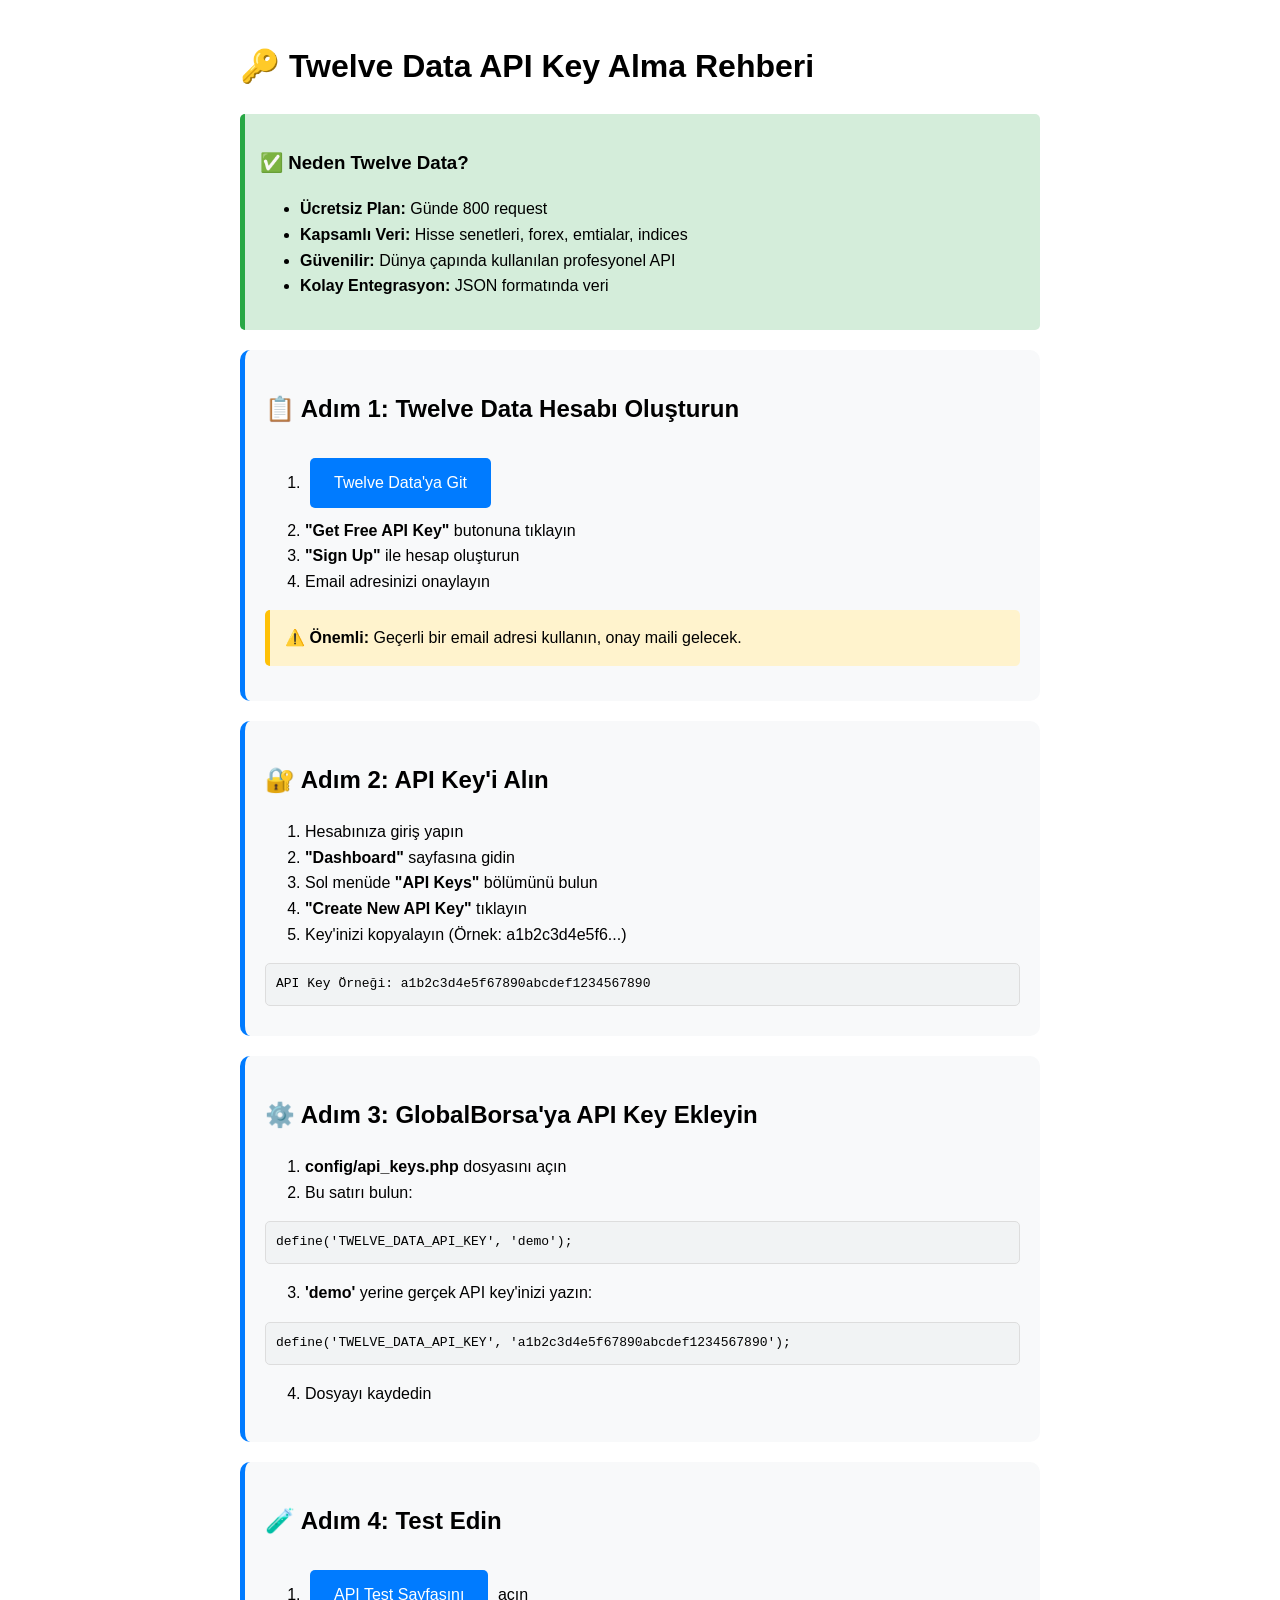
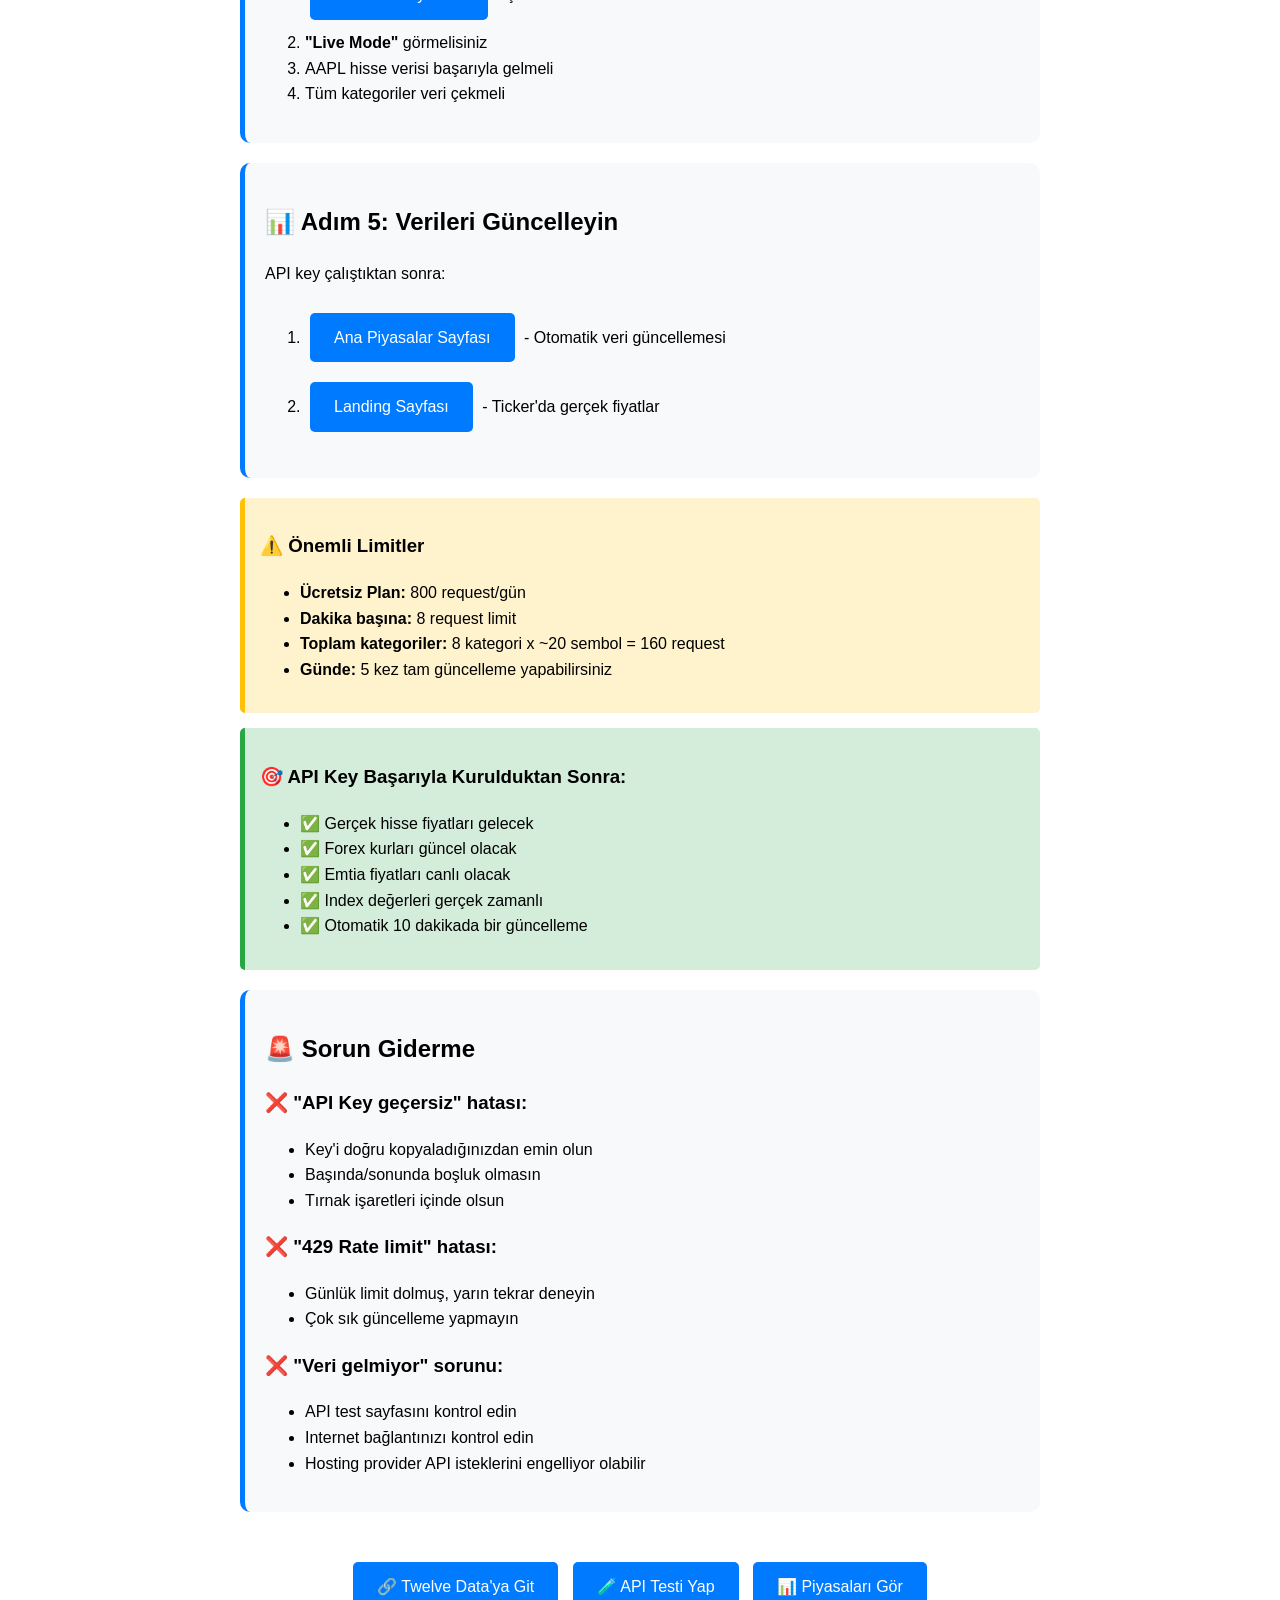
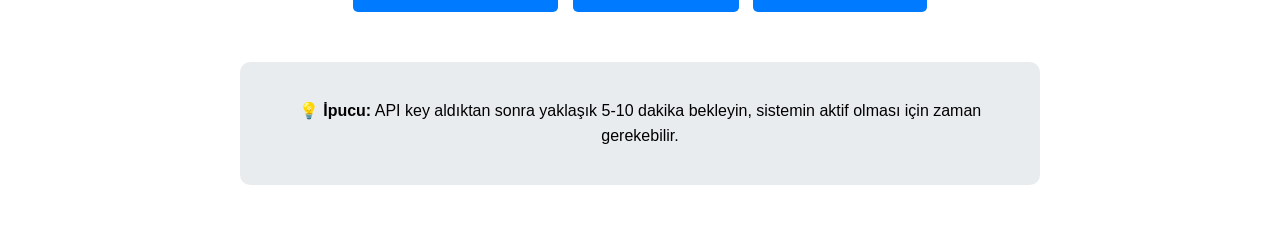
<file: api-key-setup.html>
<!DOCTYPE html>
<html lang="tr">
<head>
    <meta charset="UTF-8">
    <meta name="viewport" content="width=device-width, initial-scale=1.0">
    <title>Twelve Data API Key Alma Rehberi</title>
    <style>
        body {
            font-family: Arial, sans-serif;
            max-width: 800px;
            margin: 0 auto;
            padding: 20px;
            line-height: 1.6;
        }
        .step {
            background: #f8f9fa;
            padding: 20px;
            margin: 20px 0;
            border-radius: 10px;
            border-left: 5px solid #007bff;
        }
        .warning {
            background: #fff3cd;
            padding: 15px;
            border-radius: 5px;
            border-left: 5px solid #ffc107;
            margin: 15px 0;
        }
        .success {
            background: #d4edda;
            padding: 15px;
            border-radius: 5px;
            border-left: 5px solid #28a745;
            margin: 15px 0;
        }
        .code {
            background: #f1f3f4;
            padding: 10px;
            border-radius: 5px;
            font-family: monospace;
            border: 1px solid #ddd;
            margin: 10px 0;
        }
        .btn {
            background: #007bff;
            color: white;
            padding: 12px 24px;
            border: none;
            border-radius: 5px;
            cursor: pointer;
            text-decoration: none;
            display: inline-block;
            margin: 10px 5px;
        }
        .btn:hover {
            background: #0056b3;
            color: white;
            text-decoration: none;
        }
        img {
            max-width: 100%;
            height: auto;
            border: 2px solid #ddd;
            border-radius: 8px;
            margin: 10px 0;
        }
    </style>
</head>
<body>
    <h1>🔑 Twelve Data API Key Alma Rehberi</h1>
    
    <div class="success">
        <h3>✅ Neden Twelve Data?</h3>
        <ul>
            <li><strong>Ücretsiz Plan:</strong> Günde 800 request</li>
            <li><strong>Kapsamlı Veri:</strong> Hisse senetleri, forex, emtialar, indices</li>
            <li><strong>Güvenilir:</strong> Dünya çapında kullanılan profesyonel API</li>
            <li><strong>Kolay Entegrasyon:</strong> JSON formatında veri</li>
        </ul>
    </div>

    <div class="step">
        <h2>📋 Adım 1: Twelve Data Hesabı Oluşturun</h2>
        <ol>
            <li><a href="https://twelvedata.com/" target="_blank" class="btn">Twelve Data'ya Git</a></li>
            <li><strong>"Get Free API Key"</strong> butonuna tıklayın</li>
            <li><strong>"Sign Up"</strong> ile hesap oluşturun</li>
            <li>Email adresinizi onaylayın</li>
        </ol>
        
        <div class="warning">
            <strong>⚠️ Önemli:</strong> Geçerli bir email adresi kullanın, onay maili gelecek.
        </div>
    </div>

    <div class="step">
        <h2>🔐 Adım 2: API Key'i Alın</h2>
        <ol>
            <li>Hesabınıza giriş yapın</li>
            <li><strong>"Dashboard"</strong> sayfasına gidin</li>
            <li>Sol menüde <strong>"API Keys"</strong> bölümünü bulun</li>
            <li><strong>"Create New API Key"</strong> tıklayın</li>
            <li>Key'inizi kopyalayın (Örnek: a1b2c3d4e5f6...)</li>
        </ol>
        
        <div class="code">
            API Key Örneği: a1b2c3d4e5f67890abcdef1234567890
        </div>
    </div>

    <div class="step">
        <h2>⚙️ Adım 3: GlobalBorsa'ya API Key Ekleyin</h2>
        <ol>
            <li><strong>config/api_keys.php</strong> dosyasını açın</li>
            <li>Bu satırı bulun:</li>
        </ol>
        
        <div class="code">
define('TWELVE_DATA_API_KEY', 'demo');
        </div>
        
        <ol start="3">
            <li><strong>'demo'</strong> yerine gerçek API key'inizi yazın:</li>
        </ol>
        
        <div class="code">
define('TWELVE_DATA_API_KEY', 'a1b2c3d4e5f67890abcdef1234567890');
        </div>
        
        <ol start="4">
            <li>Dosyayı kaydedin</li>
        </ol>
    </div>

    <div class="step">
        <h2>🧪 Adım 4: Test Edin</h2>
        <ol>
            <li><a href="api-connection-test.php" target="_blank" class="btn">API Test Sayfasını</a> açın</li>
            <li><strong>"Live Mode"</strong> görmelisiniz</li>
            <li>AAPL hisse verisi başarıyla gelmeli</li>
            <li>Tüm kategoriler veri çekmeli</li>
        </ol>
    </div>

    <div class="step">
        <h2>📊 Adım 5: Verileri Güncelleyin</h2>
        <p>API key çalıştıktan sonra:</p>
        <ol>
            <li><a href="index.php" target="_blank" class="btn">Ana Piyasalar Sayfası</a> - Otomatik veri güncellemesi</li>
            <li><a href="landing-new.php" target="_blank" class="btn">Landing Sayfası</a> - Ticker'da gerçek fiyatlar</li>
        </ol>
    </div>

    <div class="warning">
        <h3>⚠️ Önemli Limitler</h3>
        <ul>
            <li><strong>Ücretsiz Plan:</strong> 800 request/gün</li>
            <li><strong>Dakika başına:</strong> 8 request limit</li>
            <li><strong>Toplam kategoriler:</strong> 8 kategori x ~20 sembol = 160 request</li>
            <li><strong>Günde:</strong> 5 kez tam güncelleme yapabilirsiniz</li>
        </ul>
    </div>

    <div class="success">
        <h3>🎯 API Key Başarıyla Kurulduktan Sonra:</h3>
        <ul>
            <li>✅ Gerçek hisse fiyatları gelecek</li>
            <li>✅ Forex kurları güncel olacak</li>
            <li>✅ Emtia fiyatları canlı olacak</li>
            <li>✅ Index değerleri gerçek zamanlı</li>
            <li>✅ Otomatik 10 dakikada bir güncelleme</li>
        </ul>
    </div>

    <div class="step">
        <h2>🚨 Sorun Giderme</h2>
        
        <h3>❌ "API Key geçersiz" hatası:</h3>
        <ul>
            <li>Key'i doğru kopyaladığınızdan emin olun</li>
            <li>Başında/sonunda boşluk olmasın</li>
            <li>Tırnak işaretleri içinde olsun</li>
        </ul>

        <h3>❌ "429 Rate limit" hatası:</h3>
        <ul>
            <li>Günlük limit dolmuş, yarın tekrar deneyin</li>
            <li>Çok sık güncelleme yapmayın</li>
        </ul>

        <h3>❌ "Veri gelmiyor" sorunu:</h3>
        <ul>
            <li>API test sayfasını kontrol edin</li>
            <li>Internet bağlantınızı kontrol edin</li>
            <li>Hosting provider API isteklerini engelliyor olabilir</li>
        </ul>
    </div>

    <div style="text-align: center; margin: 40px 0;">
        <a href="https://twelvedata.com/" target="_blank" class="btn">🔗 Twelve Data'ya Git</a>
        <a href="api-connection-test.php" class="btn">🧪 API Testi Yap</a>
        <a href="index.php" class="btn">📊 Piyasaları Gör</a>
    </div>

    <div style="background: #e9ecef; padding: 20px; border-radius: 10px; margin: 30px 0; text-align: center;">
        <p><strong>💡 İpucu:</strong> API key aldıktan sonra yaklaşık 5-10 dakika bekleyin, sistemin aktif olması için zaman gerekebilir.</p>
    </div>

</body>
</html>
</file>
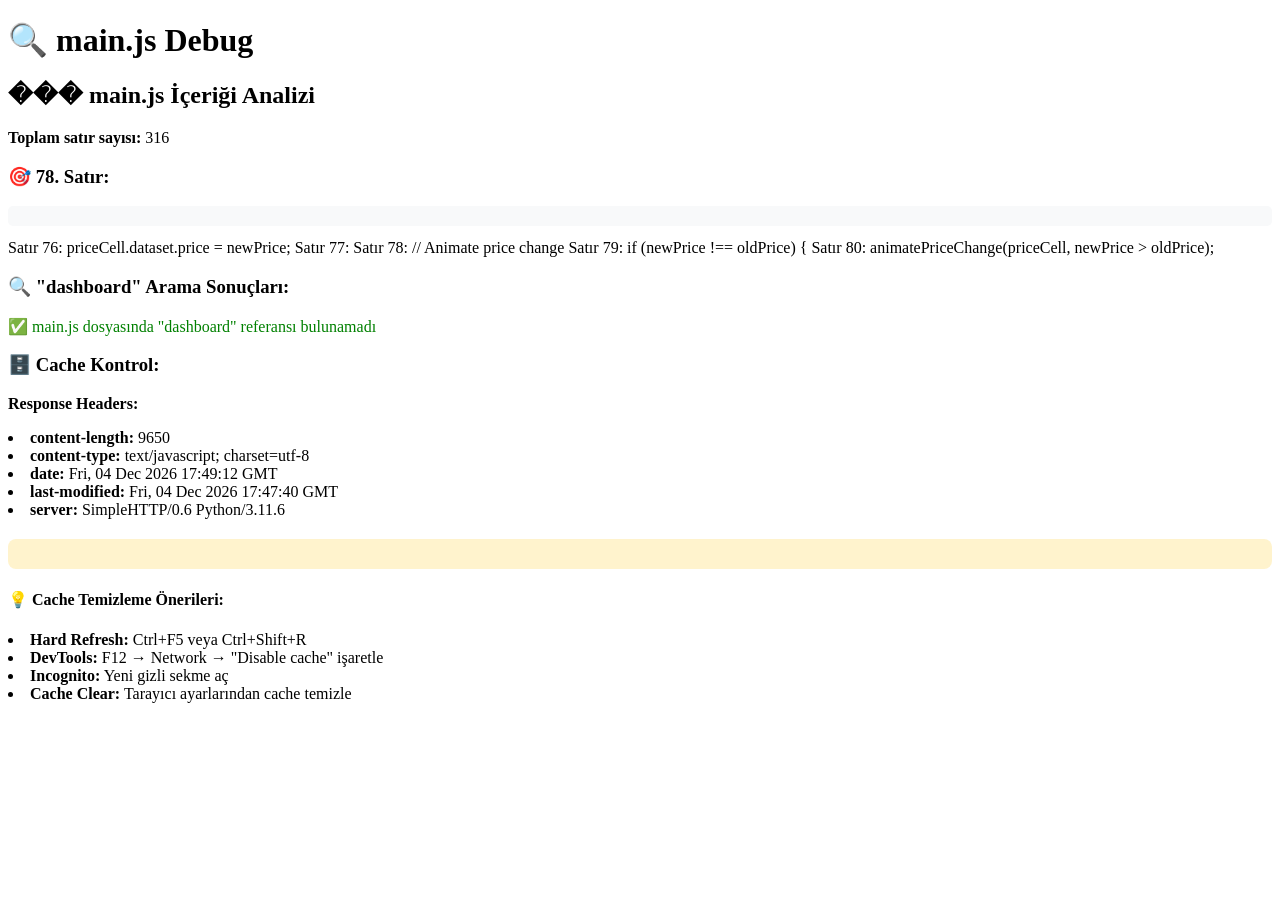
<file: debug-main-js.html>
<!DOCTYPE html>
<html lang="tr">
<head>
    <meta charset="UTF-8">
    <meta name="viewport" content="width=device-width, initial-scale=1.0">
    <title>Main.js Debug</title>
</head>
<body>
    <h1>🔍 main.js Debug</h1>
    <div id="debug-info"></div>

    <script>
        async function debugMainJs() {
            const debug = document.getElementById('debug-info');
            
            try {
                // Fetch main.js dosyasını al
                const response = await fetch('assets/js/main.js');
                const mainJsContent = await response.text();
                
                // Satır satır ayır
                const lines = mainJsContent.split('\n');
                
                debug.innerHTML += '<h2>��� main.js İçeriği Analizi</h2>';
                debug.innerHTML += '<p><strong>Toplam satır sayısı:</strong> ' + lines.length + '</p>';
                
                // 78. satırı kontrol et
                if (lines.length >= 78) {
                    debug.innerHTML += '<h3>🎯 78. Satır:</h3>';
                    debug.innerHTML += '<pre style="background:#f8f9fa;padding:10px;border-radius:5px;">';
                    debug.innerHTML += 'Satır 76: ' + (lines[75] || '') + '\n';
                    debug.innerHTML += 'Satır 77: ' + (lines[76] || '') + '\n';
                    debug.innerHTML += 'Satır 78: ' + (lines[77] || '') + '\n';
                    debug.innerHTML += 'Satır 79: ' + (lines[78] || '') + '\n';
                    debug.innerHTML += 'Satır 80: ' + (lines[79] || '') + '\n';
                    debug.innerHTML += '</pre>';
                }
                
                // Dashboard ara
                debug.innerHTML += '<h3>🔍 "dashboard" Arama Sonuçları:</h3>';
                let dashboardFound = false;
                
                lines.forEach((line, index) => {
                    if (line.toLowerCase().includes('dashboard')) {
                        debug.innerHTML += '<p><strong>Satır ' + (index + 1) + ':</strong> ' + line + '</p>';
                        dashboardFound = true;
                    }
                });
                
                if (!dashboardFound) {
                    debug.innerHTML += '<p style="color:green;">✅ main.js dosyasında "dashboard" referansı bulunamadı</p>';
                }
                
                // Cache kontrol et
                debug.innerHTML += '<h3>🗄️ Cache Kontrol:</h3>';
                debug.innerHTML += '<p><strong>Response Headers:</strong></p>';
                debug.innerHTML += '<ul>';
                for (let [key, value] of response.headers) {
                    debug.innerHTML += '<li><strong>' + key + ':</strong> ' + value + '</li>';
                }
                debug.innerHTML += '</ul>';
                
                // Browser cache temizleme önerisi
                debug.innerHTML += '<div style="background:#fff3cd;padding:15px;border-radius:8px;margin:20px 0;">';
                debug.innerHTML += '<h4>💡 Cache Temizleme Önerileri:</h4>';
                debug.innerHTML += '<ol>';
                debug.innerHTML += '<li><strong>Hard Refresh:</strong> Ctrl+F5 veya Ctrl+Shift+R</li>';
                debug.innerHTML += '<li><strong>DevTools:</strong> F12 → Network → "Disable cache" işaretle</li>';
                debug.innerHTML += '<li><strong>Incognito:</strong> Yeni gizli sekme aç</li>';
                debug.innerHTML += '<li><strong>Cache Clear:</strong> Tarayıcı ayarlarından cache temizle</li>';
                debug.innerHTML += '</ol>';
                debug.innerHTML += '</div>';
                
            } catch (error) {
                debug.innerHTML += '<div style="color:red;padding:15px;background:#ffe6e6;border-radius:8px;">';
                debug.innerHTML += '<h3>❌ Hata:</h3>';
                debug.innerHTML += '<p>' + error.message + '</p>';
                debug.innerHTML += '</div>';
            }
        }
        
        // Sayfa yüklendiğinde çalıştır
        debugMainJs();
        
        // Console error'ları yakala
        window.addEventListener('error', function(e) {
            const debug = document.getElementById('debug-info');
            
            if (e.filename && e.filename.includes('main.js')) {
                debug.innerHTML += '<div style="color:red;padding:15px;background:#ffe6e6;border-radius:8px;margin:20px 0;">';
                debug.innerHTML += '<h3>🚨 JavaScript Hatası Yakalandı:</h3>';
                debug.innerHTML += '<p><strong>Dosya:</strong> ' + e.filename + '</p>';
                debug.innerHTML += '<p><strong>Satır:</strong> ' + e.lineno + '</p>';
                debug.innerHTML += '<p><strong>Kolon:</strong> ' + e.colno + '</p>';
                debug.innerHTML += '<p><strong>Hata:</strong> ' + e.message + '</p>';
                debug.innerHTML += '<p><strong>Stack:</strong></p>';
                debug.innerHTML += '<pre>' + (e.error ? e.error.stack : 'Stack trace yok') + '</pre>';
                debug.innerHTML += '</div>';
            }
        });
    </script>
</body>
</html>
</file>
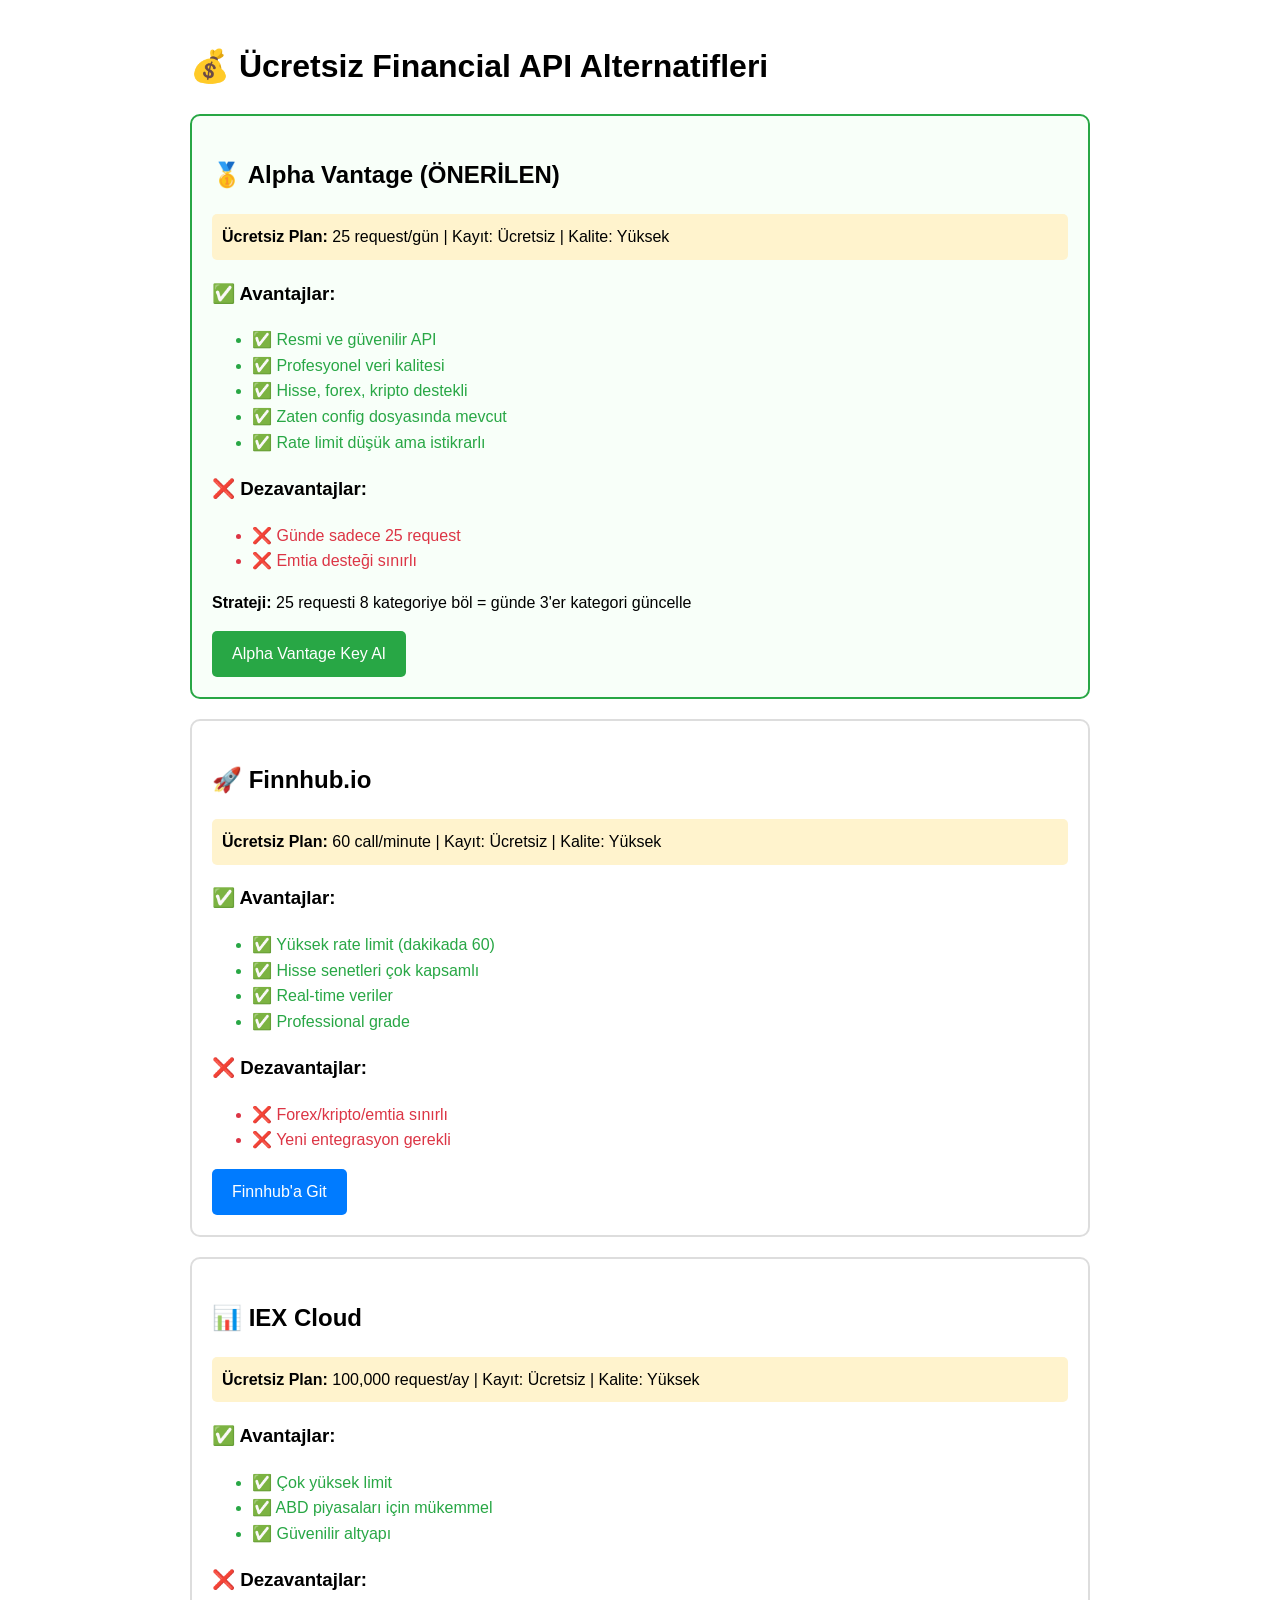
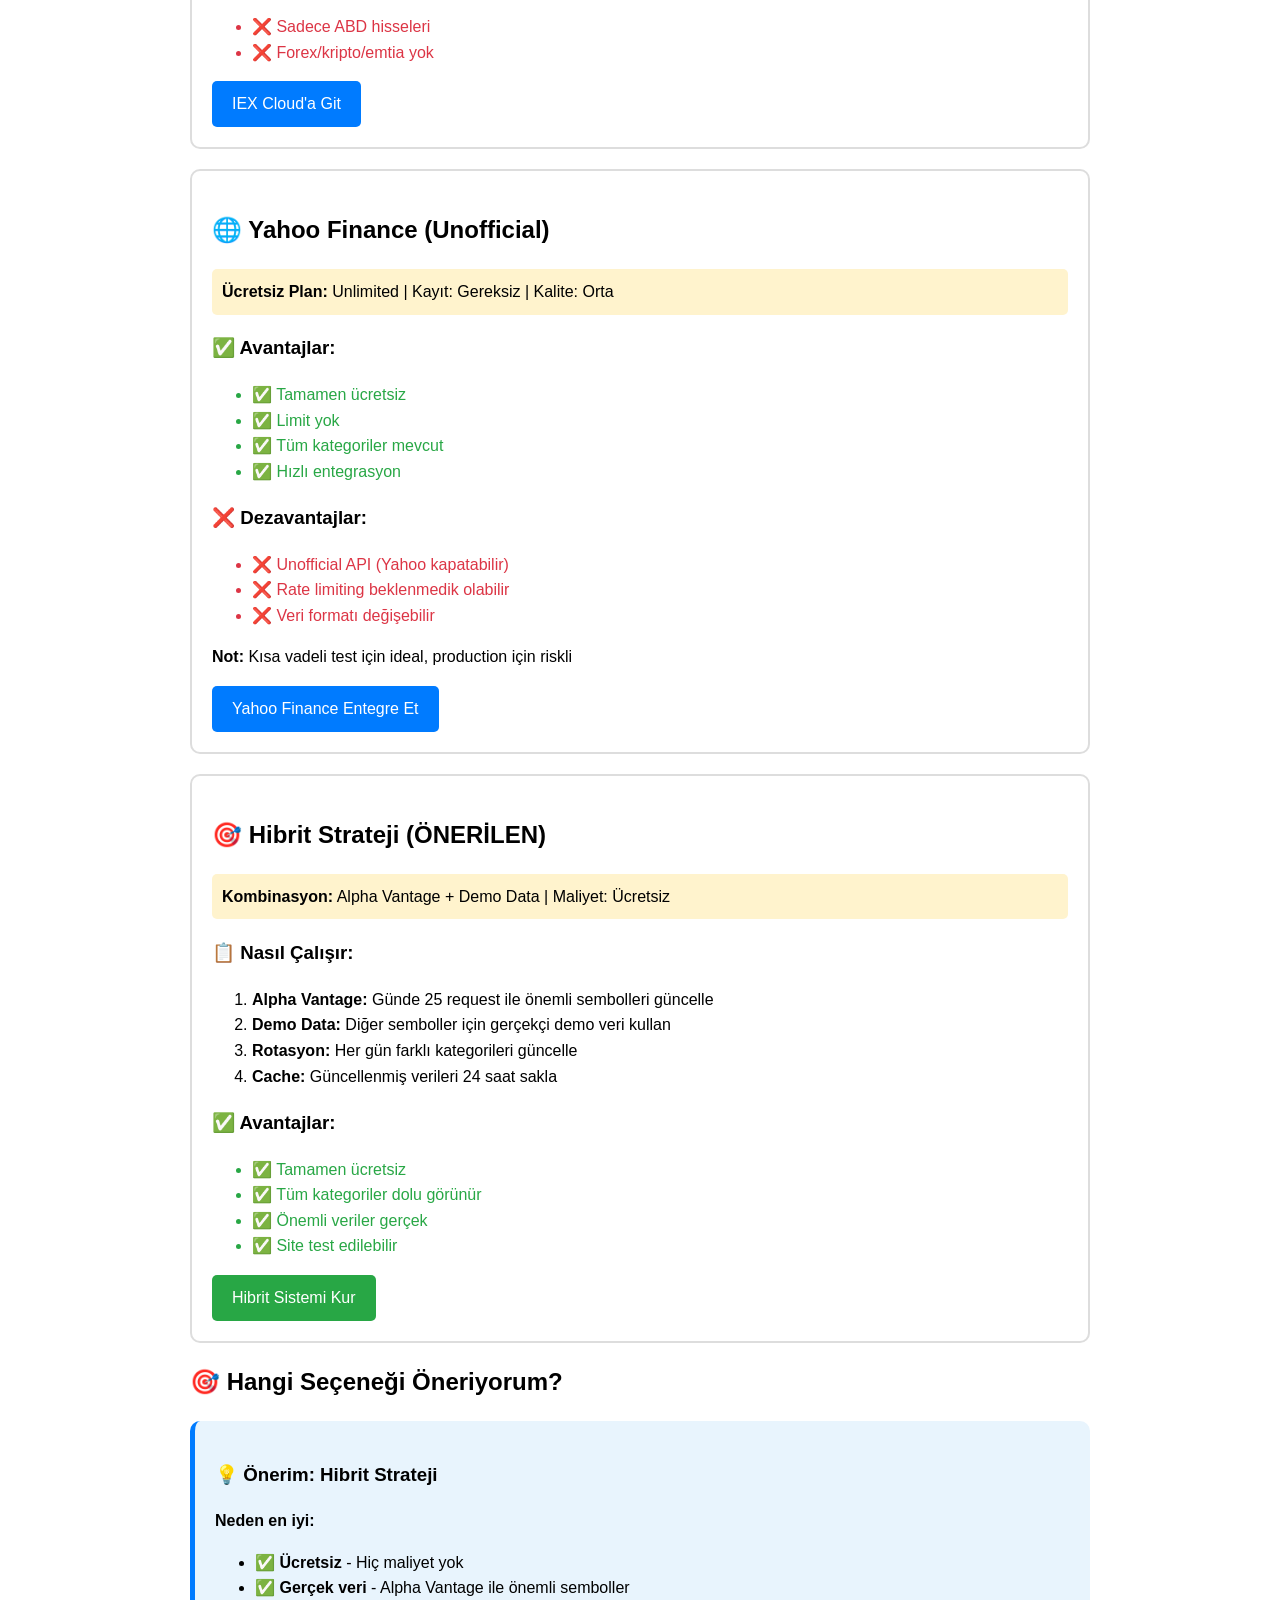
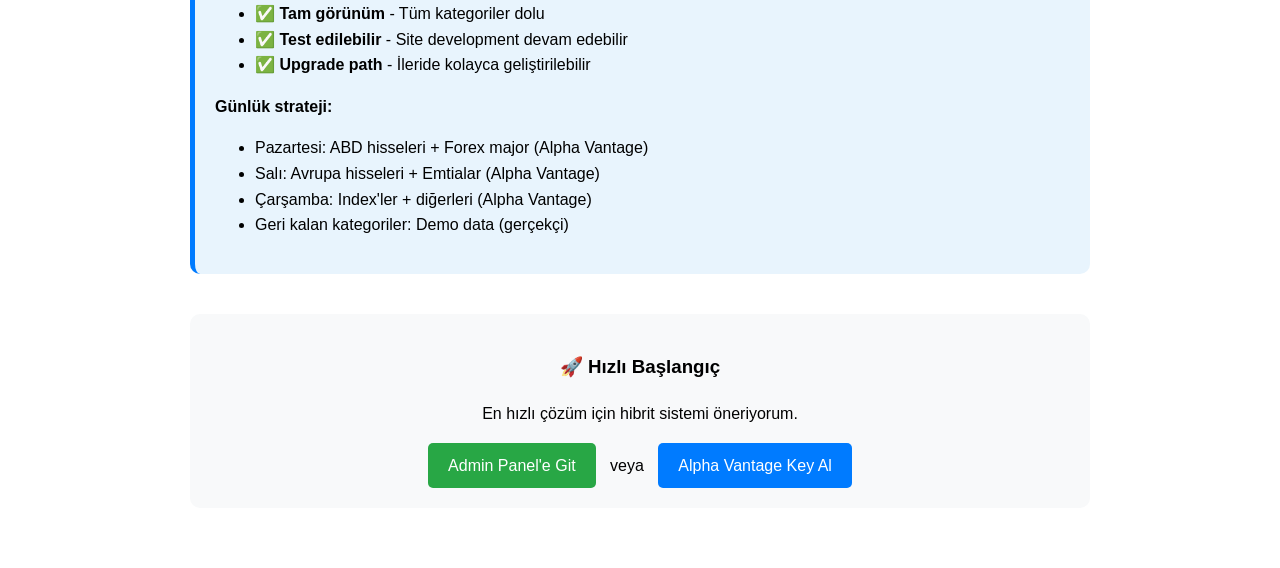
<file: free-api-alternatives.html>
<!DOCTYPE html>
<html lang="tr">
<head>
    <meta charset="UTF-8">
    <meta name="viewport" content="width=device-width, initial-scale=1.0">
    <title>Ücretsiz API Alternatifleri</title>
    <style>
        body { font-family: Arial, sans-serif; max-width: 900px; margin: 0 auto; padding: 20px; line-height: 1.6; }
        .api-card { border: 2px solid #ddd; border-radius: 10px; padding: 20px; margin: 20px 0; transition: all 0.3s ease; }
        .api-card:hover { border-color: #007bff; box-shadow: 0 4px 15px rgba(0,0,0,0.1); }
        .recommended { border-color: #28a745; background: #f8fff9; }
        .pro { color: #28a745; }
        .con { color: #dc3545; }
        .limit { background: #fff3cd; padding: 10px; border-radius: 5px; margin: 10px 0; }
        .btn { background: #007bff; color: white; padding: 10px 20px; text-decoration: none; border-radius: 5px; display: inline-block; }
        .btn:hover { background: #0056b3; color: white; }
        .btn-success { background: #28a745; }
        .btn-success:hover { background: #1e7e34; }
    </style>
</head>
<body>
    <h1>💰 Ücretsiz Financial API Alternatifleri</h1>
    
    <div class="api-card recommended">
        <h2>🥇 Alpha Vantage (ÖNERİLEN)</h2>
        <div class="limit">
            <strong>Ücretsiz Plan:</strong> 25 request/gün | Kayıt: Ücretsiz | Kalite: Yüksek
        </div>
        
        <h3>✅ Avantajlar:</h3>
        <ul class="pro">
            <li>✅ Resmi ve güvenilir API</li>
            <li>✅ Profesyonel veri kalitesi</li>
            <li>✅ Hisse, forex, kripto destekli</li>
            <li>✅ Zaten config dosyasında mevcut</li>
            <li>✅ Rate limit düşük ama istikrarlı</li>
        </ul>

        <h3>❌ Dezavantajlar:</h3>
        <ul class="con">
            <li>❌ Günde sadece 25 request</li>
            <li>❌ Emtia desteği sınırlı</li>
        </ul>

        <p><strong>Strateji:</strong> 25 requesti 8 kategoriye böl = günde 3'er kategori güncelle</p>
        <a href="https://www.alphavantage.co/support/#api-key" target="_blank" class="btn btn-success">Alpha Vantage Key Al</a>
    </div>

    <div class="api-card">
        <h2>🚀 Finnhub.io</h2>
        <div class="limit">
            <strong>Ücretsiz Plan:</strong> 60 call/minute | Kayıt: Ücretsiz | Kalite: Yüksek
        </div>
        
        <h3>✅ Avantajlar:</h3>
        <ul class="pro">
            <li>✅ Yüksek rate limit (dakikada 60)</li>
            <li>✅ Hisse senetleri çok kapsamlı</li>
            <li>✅ Real-time veriler</li>
            <li>✅ Professional grade</li>
        </ul>

        <h3>❌ Dezavantajlar:</h3>
        <ul class="con">
            <li>❌ Forex/kripto/emtia sınırlı</li>
            <li>❌ Yeni entegrasyon gerekli</li>
        </ul>

        <a href="https://finnhub.io/" target="_blank" class="btn">Finnhub'a Git</a>
    </div>

    <div class="api-card">
        <h2>📊 IEX Cloud</h2>
        <div class="limit">
            <strong>Ücretsiz Plan:</strong> 100,000 request/ay | Kayıt: Ücretsiz | Kalite: Yüksek
        </div>
        
        <h3>✅ Avantajlar:</h3>
        <ul class="pro">
            <li>✅ Çok yüksek limit</li>
            <li>✅ ABD piyasaları için mükemmel</li>
            <li>✅ Güvenilir altyapı</li>
        </ul>

        <h3>❌ Dezavantajlar:</h3>
        <ul class="con">
            <li>❌ Sadece ABD hisseleri</li>
            <li>❌ Forex/kripto/emtia yok</li>
        </ul>

        <a href="https://iexcloud.io/" target="_blank" class="btn">IEX Cloud'a Git</a>
    </div>

    <div class="api-card">
        <h2>🌐 Yahoo Finance (Unofficial)</h2>
        <div class="limit">
            <strong>Ücretsiz Plan:</strong> Unlimited | Kayıt: Gereksiz | Kalite: Orta
        </div>
        
        <h3>✅ Avantajlar:</h3>
        <ul class="pro">
            <li>✅ Tamamen ücretsiz</li>
            <li>✅ Limit yok</li>
            <li>✅ Tüm kategoriler mevcut</li>
            <li>✅ Hızlı entegrasyon</li>
        </ul>

        <h3>❌ Dezavantajlar:</h3>
        <ul class="con">
            <li>❌ Unofficial API (Yahoo kapatabilir)</li>
            <li>❌ Rate limiting beklenmedik olabilir</li>
            <li>❌ Veri formatı değişebilir</li>
        </ul>

        <p><strong>Not:</strong> Kısa vadeli test için ideal, production için riskli</p>
        <a href="#" onclick="implementYahooFinance()" class="btn">Yahoo Finance Entegre Et</a>
    </div>

    <div class="api-card">
        <h2>🎯 Hibrit Strateji (ÖNERİLEN)</h2>
        <div class="limit">
            <strong>Kombinasyon:</strong> Alpha Vantage + Demo Data | Maliyet: Ücretsiz
        </div>
        
        <h3>📋 Nasıl Çalışır:</h3>
        <ol>
            <li><strong>Alpha Vantage:</strong> Günde 25 request ile önemli sembolleri güncelle</li>
            <li><strong>Demo Data:</strong> Diğer semboller için gerçekçi demo veri kullan</li>
            <li><strong>Rotasyon:</strong> Her gün farklı kategorileri güncelle</li>
            <li><strong>Cache:</strong> Güncellenmiş verileri 24 saat sakla</li>
        </ol>

        <h3>✅ Avantajlar:</h3>
        <ul class="pro">
            <li>✅ Tamamen ücretsiz</li>
            <li>✅ Tüm kategoriler dolu görünür</li>
            <li>✅ Önemli veriler gerçek</li>
            <li>✅ Site test edilebilir</li>
        </ul>

        <a href="#" onclick="implementHybrid()" class="btn btn-success">Hibrit Sistemi Kur</a>
    </div>

    <h2>🎯 Hangi Seçeneği Öneriyorum?</h2>
    
    <div style="background: #e8f4fd; padding: 20px; border-radius: 10px; border-left: 5px solid #007bff;">
        <h3>💡 Önerim: Hibrit Strateji</h3>
        <p><strong>Neden en iyi:</strong></p>
        <ul>
            <li>✅ <strong>Ücretsiz</strong> - Hiç maliyet yok</li>
            <li>✅ <strong>Gerçek veri</strong> - Alpha Vantage ile önemli semboller</li>
            <li>✅ <strong>Tam görünüm</strong> - Tüm kategoriler dolu</li>
            <li>✅ <strong>Test edilebilir</strong> - Site development devam edebilir</li>
            <li>✅ <strong>Upgrade path</strong> - İleride kolayca geliştirilebilir</li>
        </ul>
        
        <p><strong>Günlük strateji:</strong></p>
        <ul>
            <li>Pazartesi: ABD hisseleri + Forex major (Alpha Vantage)</li>
            <li>Salı: Avrupa hisseleri + Emtialar (Alpha Vantage)</li>
            <li>Çarşamba: Index'ler + diğerleri (Alpha Vantage)</li>
            <li>Geri kalan kategoriler: Demo data (gerçekçi)</li>
        </ul>
    </div>

    <script>
        function implementYahooFinance() {
            if (confirm('Yahoo Finance entegrasyonu yapmak istiyor musunuz? (Unofficial API)')) {
                window.location.href = 'admin-data-manager.php';
            }
        }

        function implementHybrid() {
            if (confirm('Hibrit sistemi kurmak istiyor musunuz? (Alpha Vantage + Demo Data)')) {
                window.location.href = 'setup-hybrid-system.php';
            }
        }
    </script>

    <div style="text-align: center; margin: 40px 0; padding: 20px; background: #f8f9fa; border-radius: 10px;">
        <h3>🚀 Hızlı Başlangıç</h3>
        <p>En hızlı çözüm için hibrit sistemi öneriyorum.</p>
        <a href="admin-data-manager.php" class="btn btn-success">Admin Panel'e Git</a>
        <span style="margin: 0 10px;">veya</span>
        <a href="https://www.alphavantage.co/support/#api-key" target="_blank" class="btn">Alpha Vantage Key Al</a>
    </div>

</body>
</html>
</file>
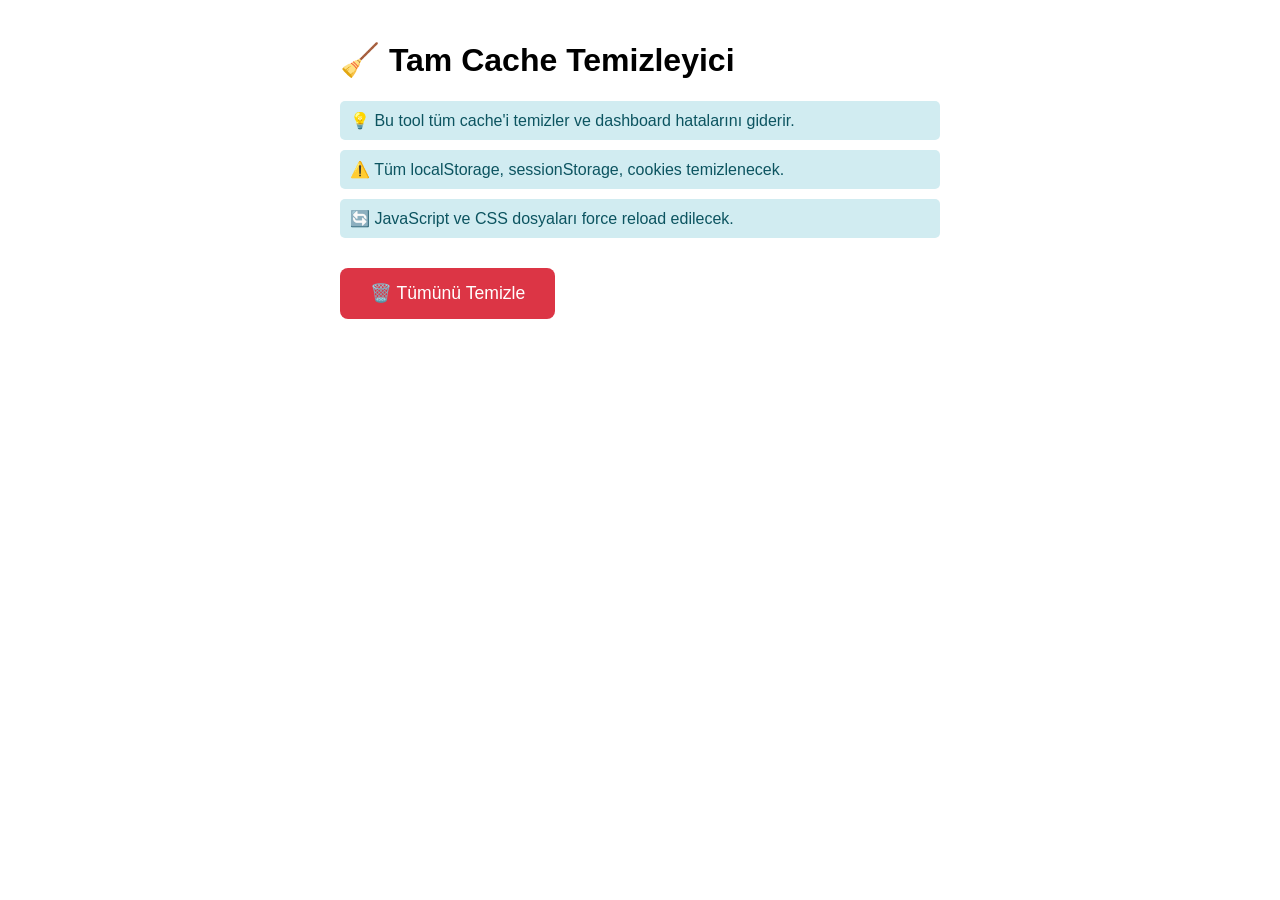
<file: full-cache-cleaner.html>
<!DOCTYPE html>
<html lang="tr">
<head>
    <meta charset="UTF-8">
    <meta name="viewport" content="width=device-width, initial-scale=1.0">
    <title>Tam Cache Temizleyici</title>
</head>
<body>
    <h1>🧹 Tam Cache Temizleyici</h1>
    <div id="status"></div>
    <button onclick="clearEverything()" class="clear-btn">🗑️ Tümünü Temizle</button>

    <style>
        body { font-family: Arial, sans-serif; max-width: 600px; margin: 0 auto; padding: 20px; }
        .clear-btn { background: #dc3545; color: white; border: none; padding: 15px 30px; border-radius: 8px; cursor: pointer; font-size: 1.1rem; margin: 20px 0; }
        .clear-btn:hover { background: #c82333; }
        .status { margin: 10px 0; padding: 10px; border-radius: 5px; }
        .success { background: #d4edda; color: #155724; }
        .error { background: #f8d7da; color: #721c24; }
        .info { background: #d1ecf1; color: #0c5460; }
    </style>

    <script>
        function log(message, type = 'info') {
            const status = document.getElementById('status');
            const div = document.createElement('div');
            div.className = `status ${type}`;
            div.textContent = message;
            status.appendChild(div);
        }

        async function clearEverything() {
            log('🚀 Tam temizlik başlatılıyor...', 'info');
            
            // 1. Local Storage temizle
            try {
                localStorage.clear();
                log('✅ LocalStorage temizlendi', 'success');
            } catch (e) {
                log('❌ LocalStorage temizlenemedi: ' + e.message, 'error');
            }
            
            // 2. Session Storage temizle
            try {
                sessionStorage.clear();
                log('✅ SessionStorage temizlendi', 'success');
            } catch (e) {
                log('❌ SessionStorage temizlenemedi: ' + e.message, 'error');
            }
            
            // 3. Service Worker temizle
            if ('serviceWorker' in navigator) {
                try {
                    const registrations = await navigator.serviceWorker.getRegistrations();
                    for (let registration of registrations) {
                        await registration.unregister();
                        log('✅ Service Worker kaldırıldı: ' + registration.scope, 'success');
                    }
                    if (registrations.length === 0) {
                        log('ℹ️ Service Worker bulunamadı', 'info');
                    }
                } catch (e) {
                    log('❌ Service Worker temizlenemedi: ' + e.message, 'error');
                }
            }
            
            // 4. Cache API temizle
            if ('caches' in window) {
                try {
                    const cacheNames = await caches.keys();
                    for (let cacheName of cacheNames) {
                        await caches.delete(cacheName);
                        log('✅ Cache temizlendi: ' + cacheName, 'success');
                    }
                    if (cacheNames.length === 0) {
                        log('ℹ️ Cache bulunamadı', 'info');
                    }
                } catch (e) {
                    log('❌ Cache temizlenemedi: ' + e.message, 'error');
                }
            }
            
            // 5. Cookies temizle (sadece bu domain için)
            try {
                const cookies = document.cookie.split(';');
                for (let cookie of cookies) {
                    const eqPos = cookie.indexOf('=');
                    const name = eqPos > -1 ? cookie.substr(0, eqPos).trim() : cookie.trim();
                    document.cookie = name + '=;expires=Thu, 01 Jan 1970 00:00:00 GMT;path=/';
                }
                log('✅ Cookies temizlendi', 'success');
            } catch (e) {
                log('❌ Cookies temizlenemedi: ' + e.message, 'error');
            }
            
            // 6. JavaScript cache'ini force reload et
            log('🔄 JavaScript dosyaları yeniden yükleniyor...', 'info');
            
            const scripts = [
                'assets/js/main.js',
                'assets/js/landing.js', 
                'assets/js/landing-new.js',
                'script-landing.js'
            ];
            
            for (let script of scripts) {
                try {
                    const timestamp = new Date().getTime();
                    const response = await fetch(script + '?v=' + timestamp, { 
                        cache: 'no-cache',
                        headers: {
                            'Cache-Control': 'no-cache, no-store, must-revalidate',
                            'Pragma': 'no-cache',
                            'Expires': '0'
                        }
                    });
                    if (response.ok) {
                        log('✅ ' + script + ' yeniden yüklendi', 'success');
                    } else {
                        log('⚠️ ' + script + ' yüklenemedi (404)', 'info');
                    }
                } catch (e) {
                    log('⚠️ ' + script + ' kontrol edilemedi', 'info');
                }
            }
            
            // 7. CSS cache'ini force reload et
            log('🎨 CSS dosyaları yeniden yükleniyor...', 'info');
            
            const styles = [
                'assets/css/style.css',
                'assets/css/landing.css',
                'assets/css/landing-new.css',
                'styles-landing.css'
            ];
            
            for (let style of styles) {
                try {
                    const timestamp = new Date().getTime();
                    const response = await fetch(style + '?v=' + timestamp, { 
                        cache: 'no-cache',
                        headers: {
                            'Cache-Control': 'no-cache, no-store, must-revalidate',
                            'Pragma': 'no-cache',
                            'Expires': '0'
                        }
                    });
                    if (response.ok) {
                        log('✅ ' + style + ' yeniden yüklendi', 'success');
                    } else {
                        log('⚠️ ' + style + ' yüklenemedi (404)', 'info');
                    }
                } catch (e) {
                    log('⚠️ ' + style + ' kontrol edilemedi', 'info');
                }
            }
            
            // 8. Performance cache temizle
            if (window.performance && window.performance.clearResourceTimings) {
                window.performance.clearResourceTimings();
                log('✅ Performance cache temizlendi', 'success');
            }
            
            // 9. Meta refresh ekle
            const meta = document.createElement('meta');
            meta.httpEquiv = 'Cache-Control';
            meta.content = 'no-cache, no-store, must-revalidate';
            document.head.appendChild(meta);
            
            const meta2 = document.createElement('meta');
            meta2.httpEquiv = 'Pragma';
            meta2.content = 'no-cache';
            document.head.appendChild(meta2);
            
            const meta3 = document.createElement('meta');
            meta3.httpEquiv = 'Expires';
            meta3.content = '0';
            document.head.appendChild(meta3);
            
            log('✅ Meta cache headers eklendi', 'success');
            
            log('🎉 Temizlik tamamlandı! Şimdi sayfayı yenileyin.', 'success');
            
            // 10. Auto reload öner
            setTimeout(() => {
                if (confirm('Tüm cache temizlendi! Sayfayı yenilemek istiyor musunuz?')) {
                    window.location.reload(true);
                }
            }, 2000);
        }
        
        // Sayfa yüklendiğinde otomatik kontrol
        window.addEventListener('load', function() {
            log('💡 Bu tool tüm cache\'i temizler ve dashboard hatalarını giderir.', 'info');
            log('⚠️ Tüm localStorage, sessionStorage, cookies temizlenecek.', 'info');
            log('🔄 JavaScript ve CSS dosyaları force reload edilecek.', 'info');
        });
    </script>
</body>
</html>
</file>
